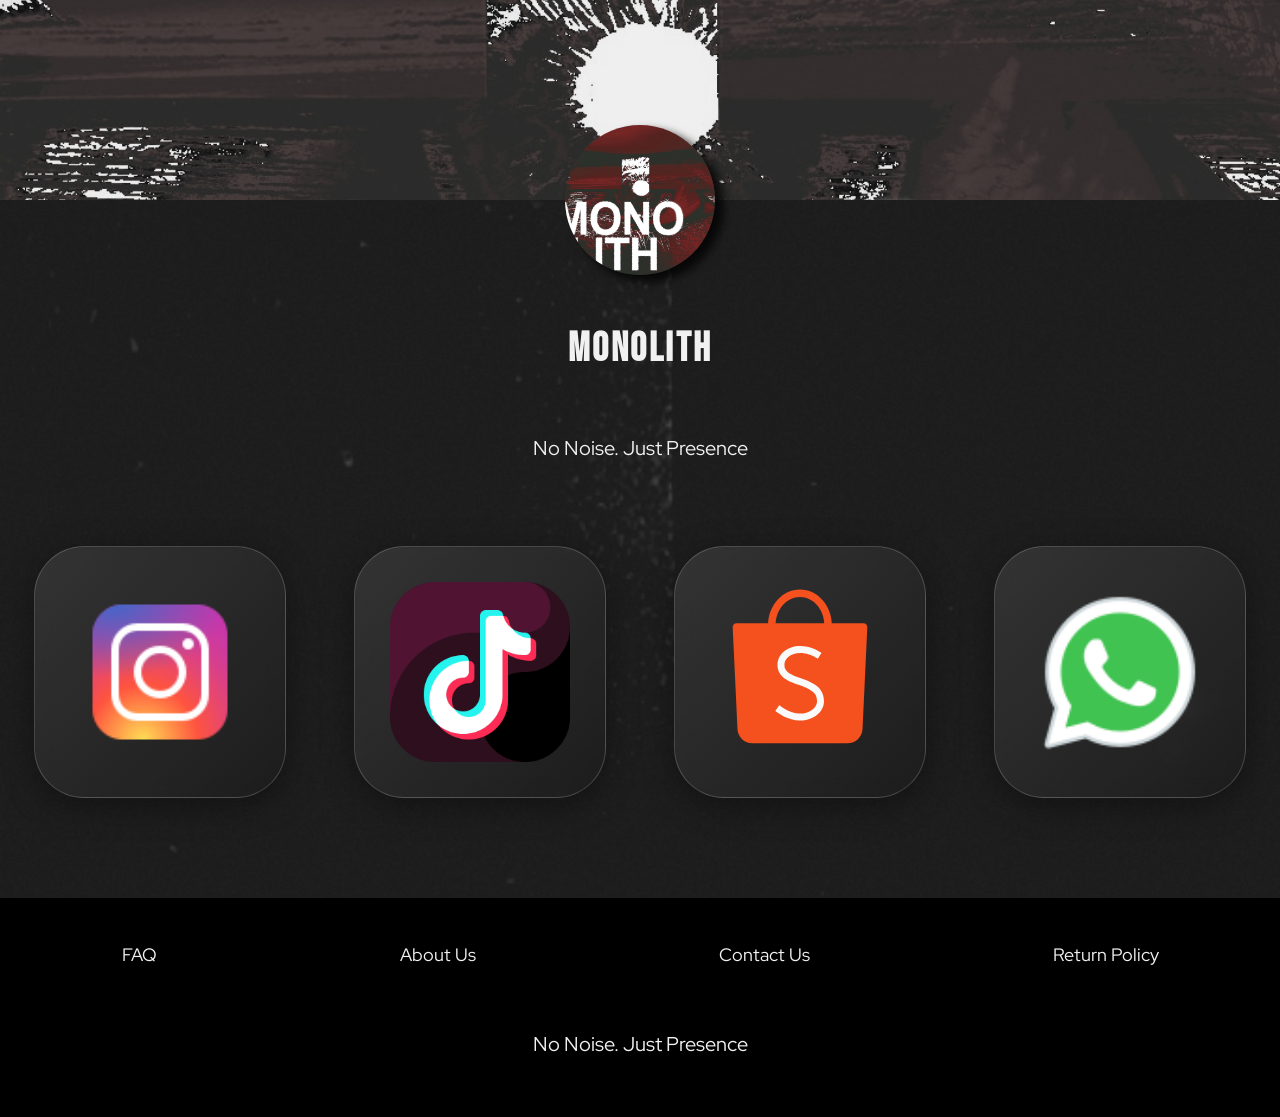
<file: index.html>
<!doctype html>
<html lang="en">
  <head>
    <meta charset="UTF-8" />
    <meta name="viewport" content="width=device-width, initial-scale=1.0" />
    <title>monolith</title>
    <link rel="stylesheet" href="style.css" />
    <link rel="website icon" type="png" href="assets/lit.png" />

    <!-- font -->
    <link rel="preconnect" href="https://fonts.googleapis.com" />
    <link rel="preconnect" href="https://fonts.gstatic.com" crossorigin />
    <link
      href="https://fonts.googleapis.com/css2?family=Red+Hat+Display:ital,wght@0,300..900;1,300..900&display=swap"
      rel="stylesheet"
    />
    <link rel="preconnect" href="https://fonts.googleapis.com" />
    <link rel="preconnect" href="https://fonts.gstatic.com" crossorigin />
    <link
      href="https://fonts.googleapis.com/css2?family=Bebas+Neue&family=Red+Hat+Display:ital,wght@0,300..900;1,300..900&display=swap"
      rel="stylesheet"
    />
  </head>
  <body>
    <!-- bagian atas -->

    <div class="container">
      <div class="img-navbar">
        <img src="assets/logo1.jpg" alt="#" />
      </div>
    </div>
    <div class="name-brand">
      <h3>MONOLITH</h3>
    </div>
    <div class="slogan">
      <p>No Noise. Just Presence</p>
    </div>

    <!-- bagian tengah -->
    <div class="card-container">
      <a href="https://www.instagram.com/_mon0lith_/">
        <div class="card">
          <img src="assets/icons8-instagram-96.png" alt="ig" />
          <h1 class="name-card">Instagram-monolith</h1>
        </div>
      </a>
      <a href="https://www.tiktok.com/@monolith.id?_r=1&_t=ZS-94lKU07vy42">
        <div class="card">
          <img class="tiktok" src="assets/tiktok.png" alt="tiktok" />
          <h1 class="name-card">Tiktok-monolith</h1>
        </div>
      </a>
      <a href="">
        <div class="card">
          <img src="assets/icons8-shopee.svg" alt="shopee" />
          <h1 class="name-card">Shoppe-monolith</h1>
        </div>
      </a>
      <!-- <a href="">
        <div class="card">
          <img src="assets/icons8-gmail.svg" alt="email" />
          <h1 class="name-card">Gmail-(Kritik dan Saran)</h1>
        </div>
      </a> -->
      <a href="">
        <div class="card">
          <img src="assets/icons8-whatsapp-96.png" alt="number" />
          <h1 class="name-card">WA</h1>
        </div>
      </a>
    </div>

    <!-- footer -->

    <div class="footer">
      <div class="row-footer">
        <div class="container-footer">
          <a href="FAQ.html">FAQ</a>
          <a href="about.html">About Us</a>
          <a href="contact.html">Contact Us</a>
          <a href="rp.html">Return Policy</a>
        </div>
      </div>
      <div class="slogan">
        <p>No Noise. Just Presence</p>
      </div>
    </div>
  </body>
</html>
</file>
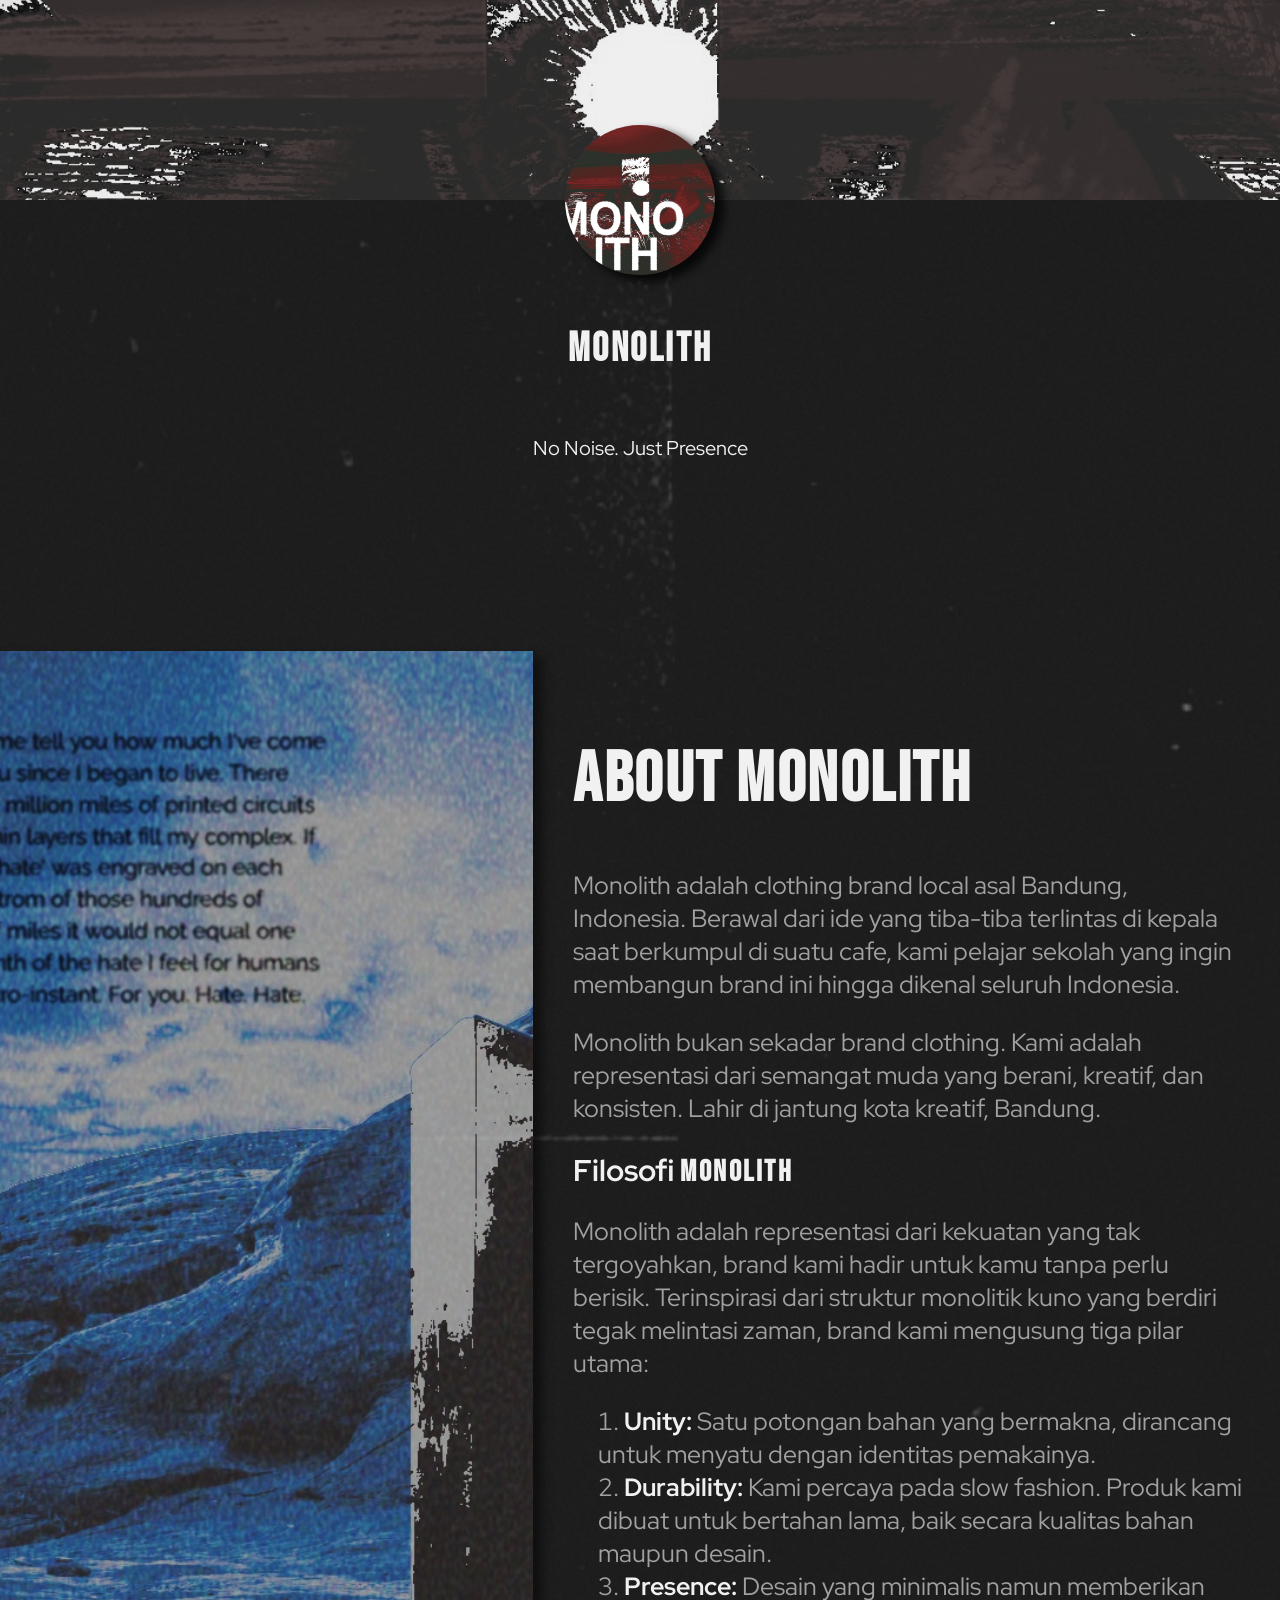
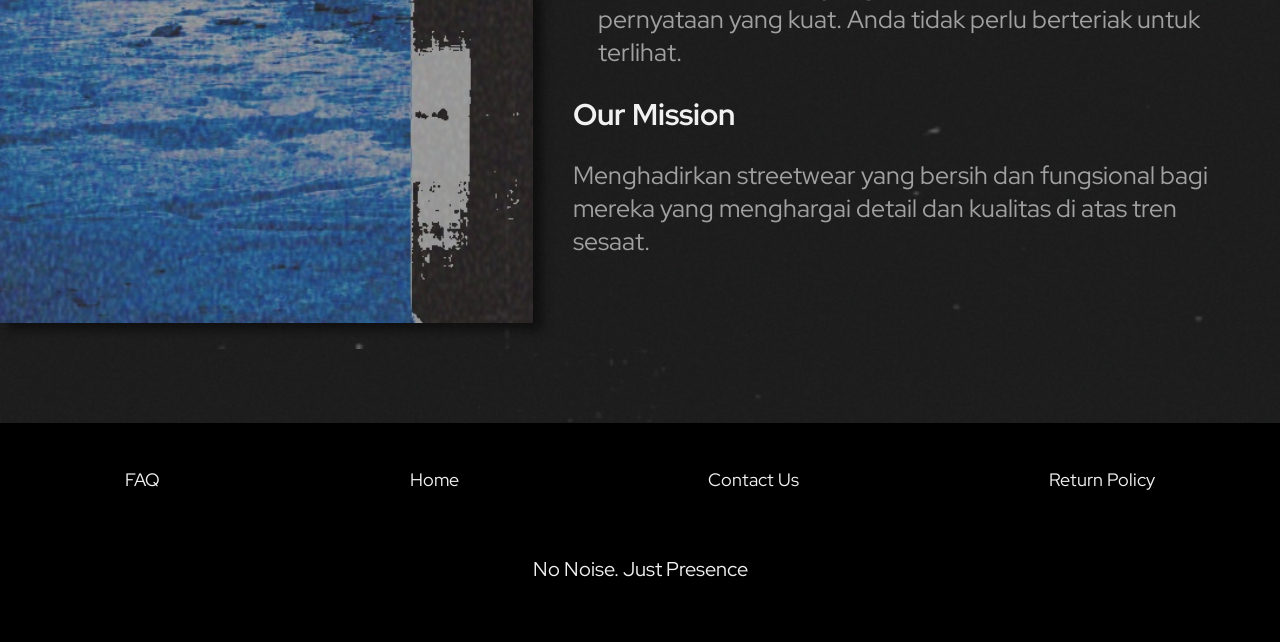
<file: about.html>
<!doctype html>
<html lang="en">
  <head>
    <meta charset="UTF-8" />
    <meta name="viewport" content="width=device-width, initial-scale=1.0" />
    <title>monolith</title>
    <link rel="stylesheet" href="style.css" />
    <link rel="website icon" type="png" href="assets/lit.png" />

    <!-- font -->
    <link rel="preconnect" href="https://fonts.googleapis.com" />
    <link rel="preconnect" href="https://fonts.gstatic.com" crossorigin />
    <link
      href="https://fonts.googleapis.com/css2?family=Red+Hat+Display:ital,wght@0,300..900;1,300..900&display=swap"
      rel="stylesheet"
    />
    <link rel="preconnect" href="https://fonts.googleapis.com" />
    <link rel="preconnect" href="https://fonts.gstatic.com" crossorigin />
    <link
      href="https://fonts.googleapis.com/css2?family=Bebas+Neue&family=Red+Hat+Display:ital,wght@0,300..900;1,300..900&display=swap"
      rel="stylesheet"
    />
  </head>
  <body>
    <!-- bagian atas -->

    <div class="container">
      <div class="img-navbar">
        <img src="assets/logo1.jpg" alt="#" />
      </div>
    </div>
    <div class="name-brand">
      <h3>MONOLITH</h3>
    </div>
    <div class="slogan">
      <p>No Noise. Just Presence</p>
    </div>

    <!-- about -->

    <div class="container-abt">
      <div class="row-abt">
        <div class="abt-img">
          <img src="assets/logo2.jpg" alt="..." />
        </div>

        <div class="abt">
          <h1>About MONOLITH</h1>
          <p>
            Monolith adalah clothing brand local asal Bandung, Indonesia.
            Berawal dari ide yang tiba-tiba terlintas di kepala saat berkumpul
            di suatu cafe, kami pelajar sekolah yang ingin membangun brand ini
            hingga dikenal seluruh Indonesia.
          </p>
          <p>
            Monolith bukan sekadar brand clothing. Kami adalah representasi dari
            semangat muda yang berani, kreatif, dan konsisten. Lahir di jantung
            kota kreatif, Bandung.
          </p>
          <h2>Filosofi <span>MONOLITH</span></h2>
          <p>
            Monolith adalah representasi dari kekuatan yang tak tergoyahkan,
            brand kami hadir untuk kamu tanpa perlu berisik. Terinspirasi dari
            struktur monolitik kuno yang berdiri tegak melintasi zaman, brand
            kami mengusung tiga pilar utama:
          </p>
          <div class="abt-list">
            <li>
              <span>Unity:</span> Satu potongan bahan yang bermakna, dirancang
              untuk menyatu dengan identitas pemakainya.
            </li>
            <li>
              <span>Durability: </span>Kami percaya pada slow fashion. Produk
              kami dibuat untuk bertahan lama, baik secara kualitas bahan maupun
              desain.
            </li>
            <li>
              <span>Presence:</span> Desain yang minimalis namun memberikan
              pernyataan yang kuat. Anda tidak perlu berteriak untuk terlihat.
            </li>
          </div>
          <h2>Our Mission</h2>
          <p>
            Menghadirkan streetwear yang bersih dan fungsional bagi mereka yang
            menghargai detail dan kualitas di atas tren sesaat.
          </p>
        </div>
      </div>
    </div>

    <!-- footer -->

    <div class="footer">
      <div class="row-footer">
        <div class="container-footer">
          <a href="FAQ.html">FAQ</a>
          <a href="index.html">Home</a>
          <a href="contact.html">Contact Us</a>
          <a href="rp.html">Return Policy</a>
        </div>
      </div>
      <div class="slogan">
        <p>No Noise. Just Presence</p>
      </div>
    </div>
  </body>
</html>
</file>
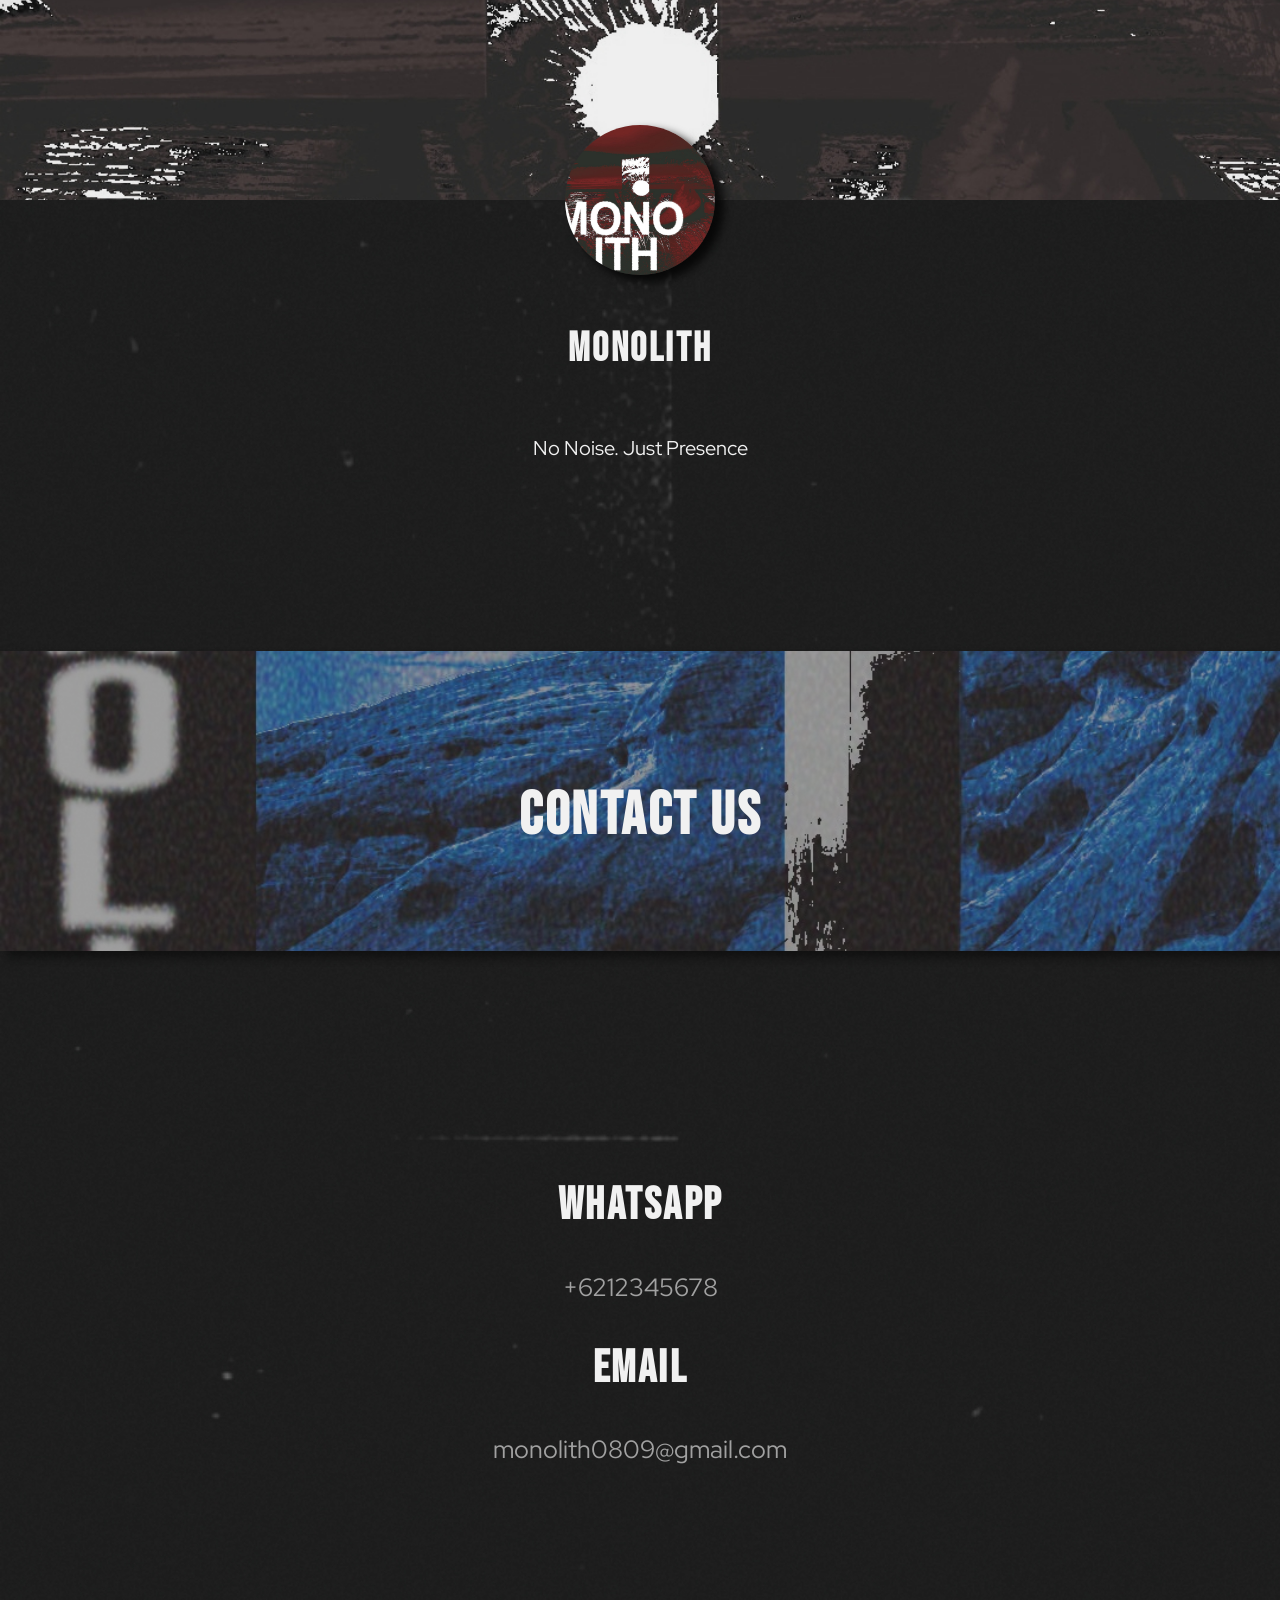
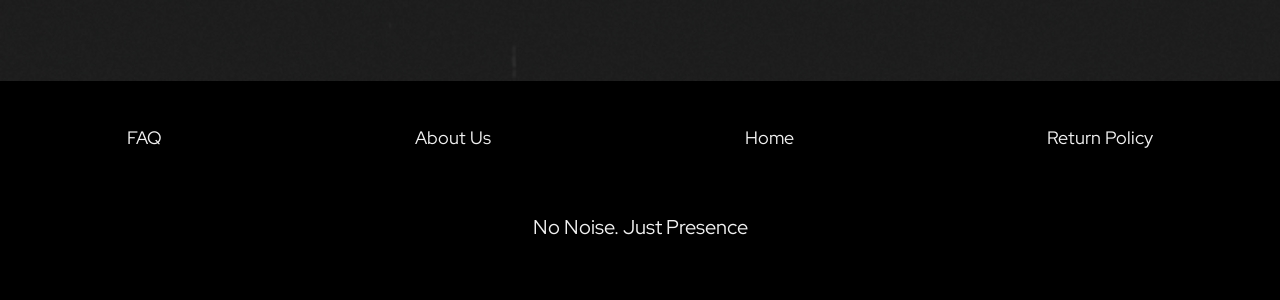
<file: contact.html>
<!doctype html>
<html lang="en">
  <head>
    <meta charset="UTF-8" />
    <meta name="viewport" content="width=device-width, initial-scale=1.0" />
    <title>monolith</title>
    <link rel="stylesheet" href="style.css" />
    <link rel="website icon" type="png" href="assets/lit.png" />

    <!-- font -->
    <link rel="preconnect" href="https://fonts.googleapis.com" />
    <link rel="preconnect" href="https://fonts.gstatic.com" crossorigin />
    <link
      href="https://fonts.googleapis.com/css2?family=Red+Hat+Display:ital,wght@0,300..900;1,300..900&display=swap"
      rel="stylesheet"
    />
    <link rel="preconnect" href="https://fonts.googleapis.com" />
    <link rel="preconnect" href="https://fonts.gstatic.com" crossorigin />
    <link
      href="https://fonts.googleapis.com/css2?family=Bebas+Neue&family=Red+Hat+Display:ital,wght@0,300..900;1,300..900&display=swap"
      rel="stylesheet"
    />
  </head>
  <body>
    <!-- bagian atas -->

    <div class="container">
      <div class="img-navbar">
        <img src="assets/logo1.jpg" alt="#" />
      </div>
    </div>
    <div class="name-brand">
      <h3>MONOLITH</h3>
    </div>
    <div class="slogan">
      <p>No Noise. Just Presence</p>
    </div>

    <!-- contact -->

    <div id="container-banner">
      <div class="img-logo2">
        <img src="assets/logo2.jpg" alt="..." />
        <h1>Contact Us</h1>
      </div>
      <div class="contact">
        <div class="contact-content">
          <div class="card-contact">
            <h2>WhatsApp</h2>
            <p>+6212345678</p>

            <h2>Email</h2>
            <p class="p">monolith0809@gmail.com</p>
          </div>
        </div>
      </div>
    </div>

    <!-- footer -->

    <div class="footer">
      <div class="row-footer">
        <div class="container-footer">
          <a href="FAQ.html">FAQ</a>
          <a href="about.html">About Us</a>
          <a href="index.html">Home</a>
          <a href="rp.html">Return Policy</a>
        </div>
      </div>
      <div class="slogan">
        <p>No Noise. Just Presence</p>
      </div>
    </div>
  </body>
</html>
</file>
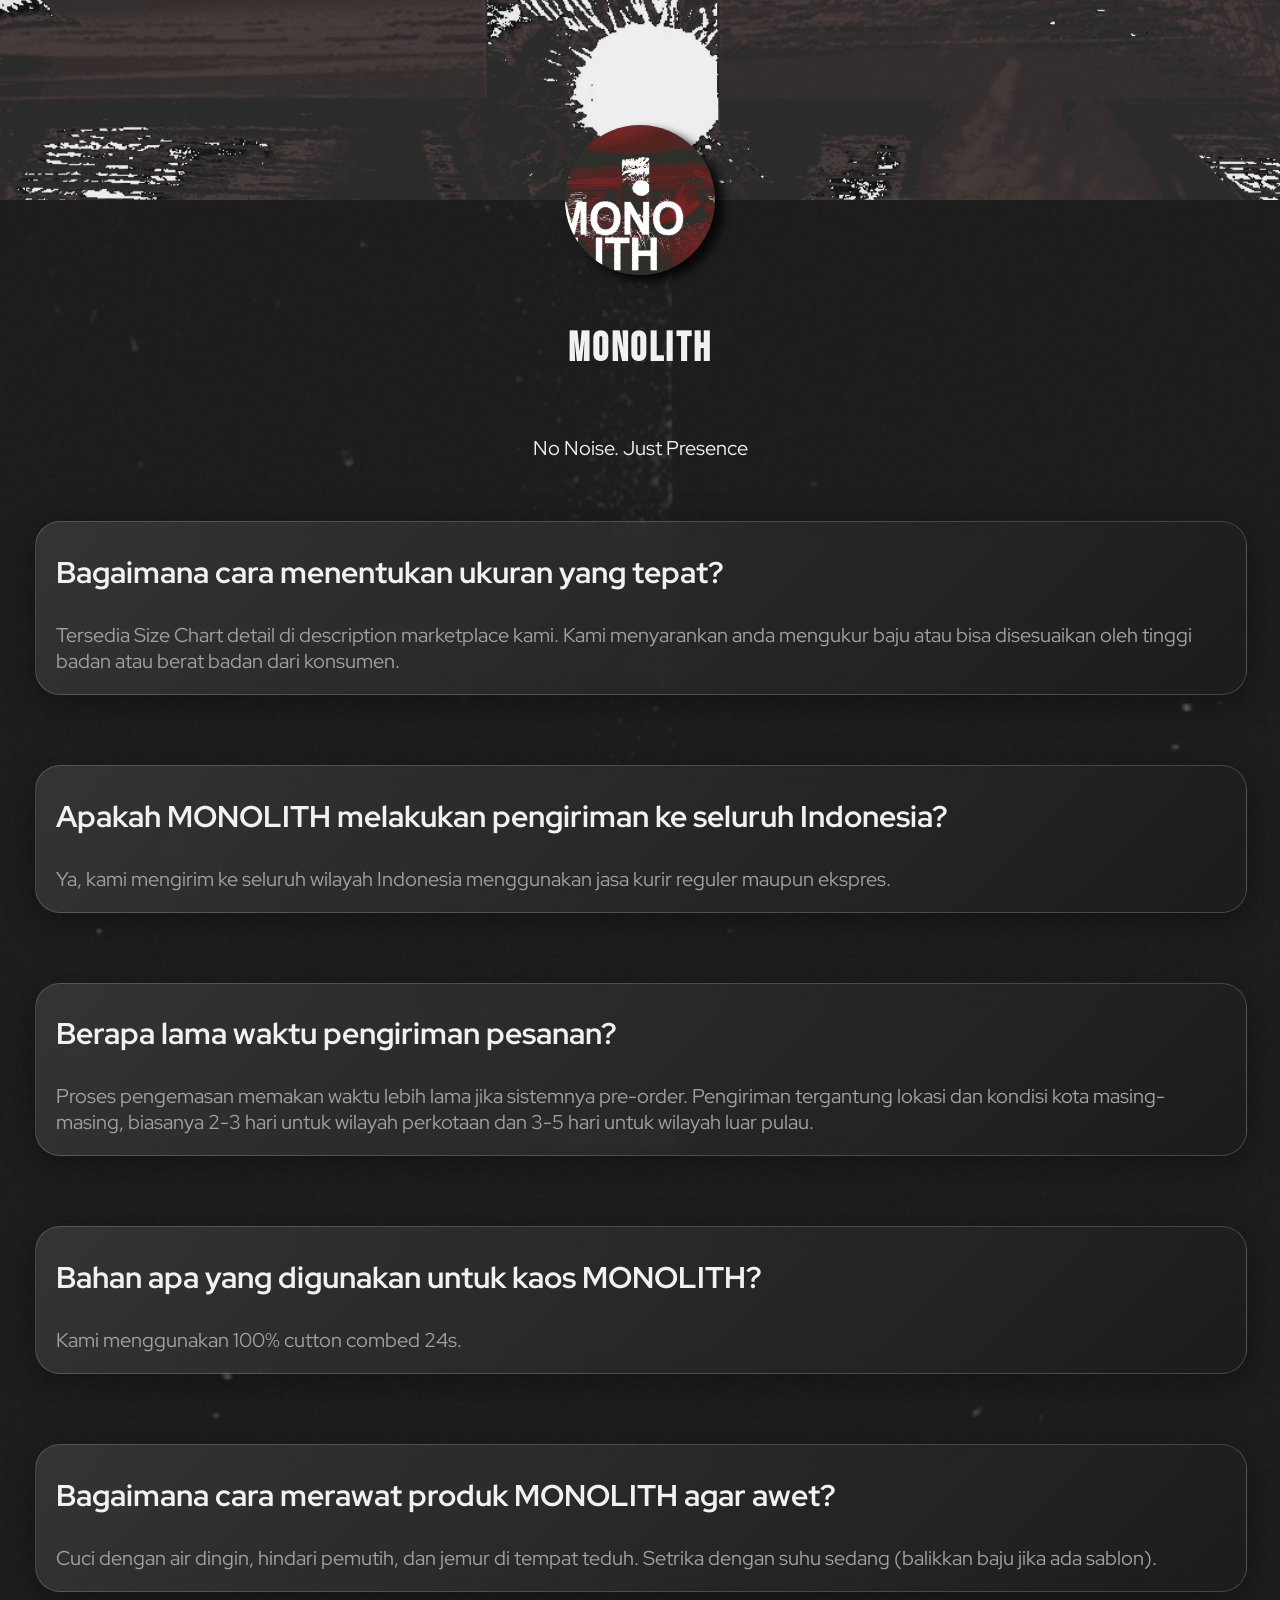
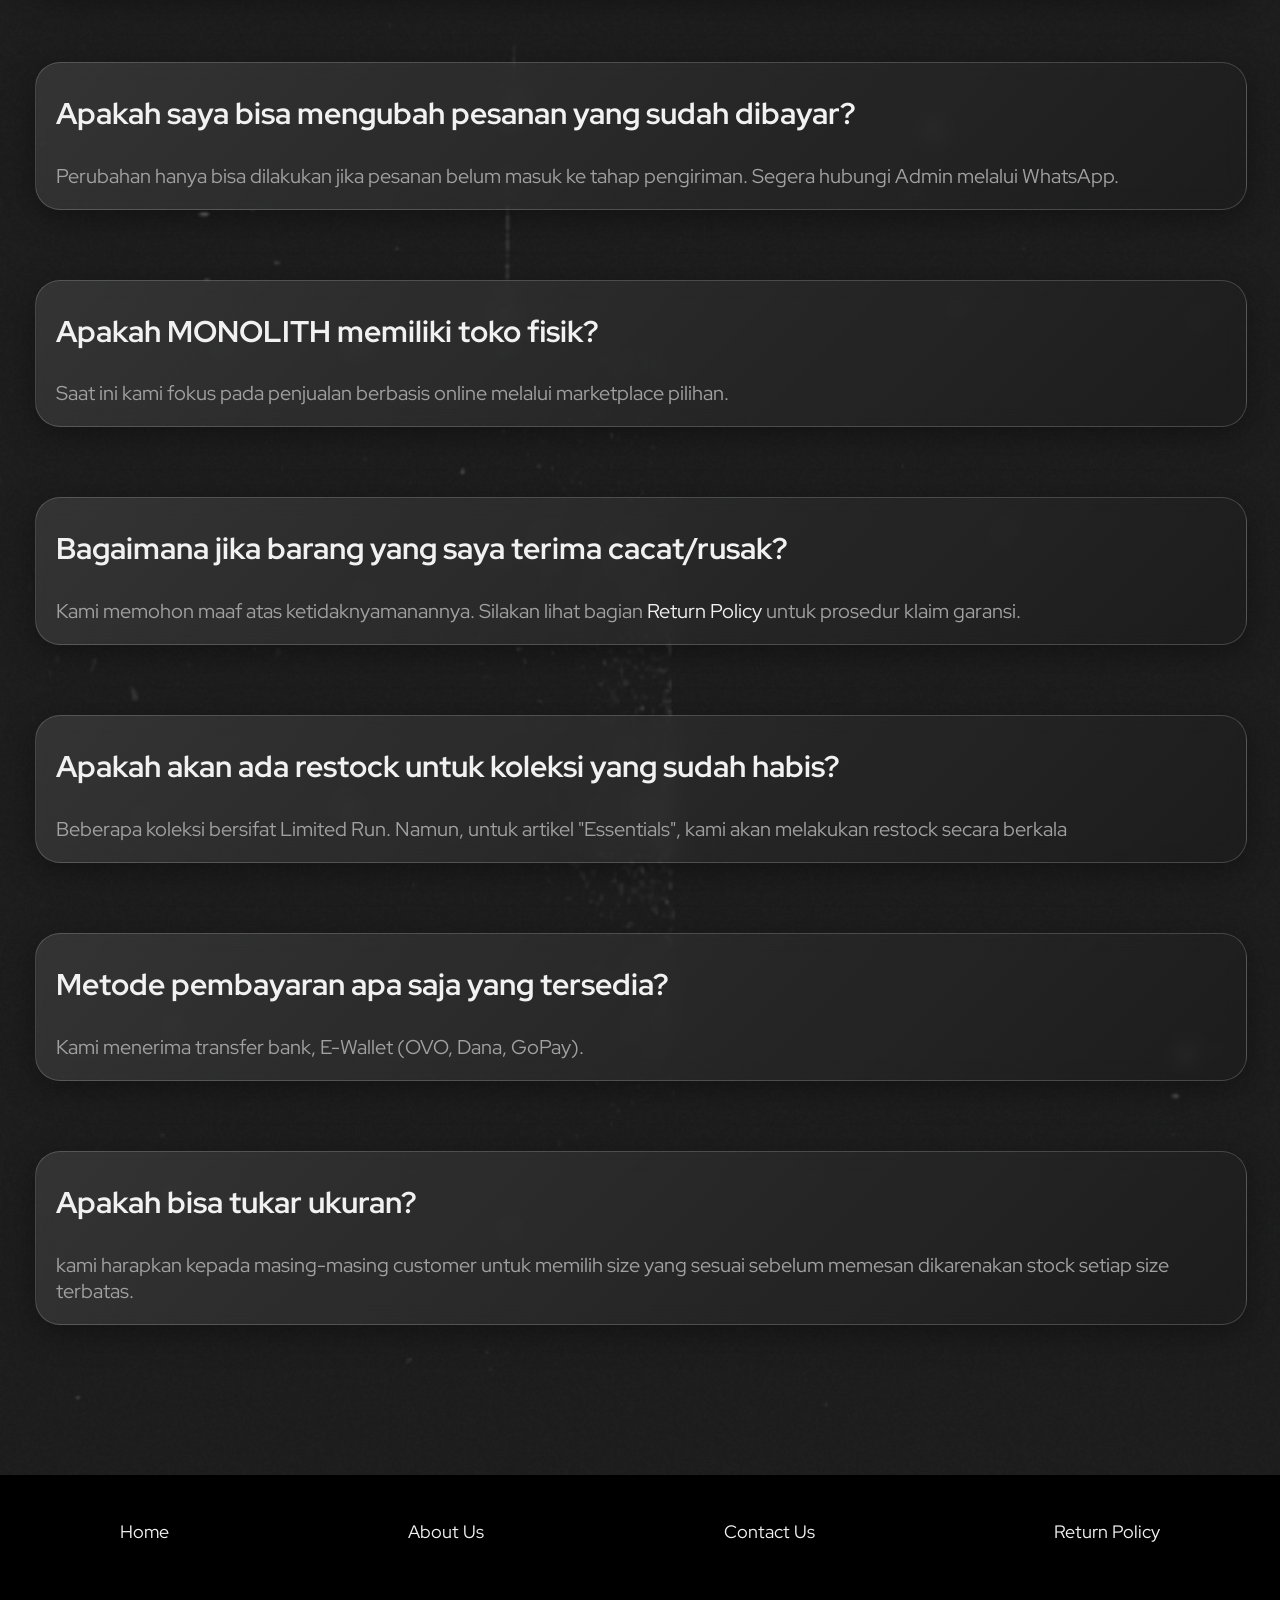
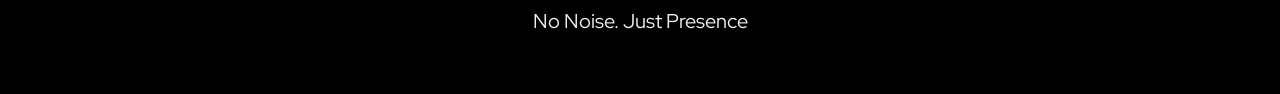
<file: FAQ.html>
<!doctype html>
<html lang="en">
  <head>
    <meta charset="UTF-8" />
    <meta name="viewport" content="width=device-width, initial-scale=1.0" />
    <title>monolith</title>
    <link rel="stylesheet" href="style.css" />
    <link rel="website icon" type="png" href="assets/lit.png" />

    <!-- font -->
    <link rel="preconnect" href="https://fonts.googleapis.com" />
    <link rel="preconnect" href="https://fonts.gstatic.com" crossorigin />
    <link
      href="https://fonts.googleapis.com/css2?family=Red+Hat+Display:ital,wght@0,300..900;1,300..900&display=swap"
      rel="stylesheet"
    />
    <link rel="preconnect" href="https://fonts.googleapis.com" />
    <link rel="preconnect" href="https://fonts.gstatic.com" crossorigin />
    <link
      href="https://fonts.googleapis.com/css2?family=Bebas+Neue&family=Red+Hat+Display:ital,wght@0,300..900;1,300..900&display=swap"
      rel="stylesheet"
    />
  </head>
  <body>
    <!-- bagian atas -->

    <div class="container">
      <div class="img-navbar">
        <img src="assets/logo1.jpg" alt="#" />
      </div>
    </div>
    <div class="name-brand">
      <h3>MONOLITH</h3>
    </div>
    <div class="slogan">
      <p>No Noise. Just Presence</p>
    </div>

    <!-- FAQ -->

    <div class="container-FAQ">
      <div class="row-FAQ">
        <div class="card-FAQ">
          <h2>Bagaimana cara menentukan ukuran yang tepat?</h2>
          <p>
            Tersedia Size Chart detail di description
            marketplace kami. Kami menyarankan anda mengukur baju
            atau bisa disesuaikan oleh tinggi badan atau berat badan dari konsumen.
          </p>
        </div>
      </div>
      <div class="row-FAQ">
        <div class="card-FAQ">
          <h2>Apakah MONOLITH melakukan pengiriman ke seluruh Indonesia?</h2>
          <p>
            Ya, kami mengirim ke seluruh wilayah Indonesia menggunakan jasa
            kurir reguler maupun ekspres.
          </p>
        </div>
      </div>
      <div class="row-FAQ">
        <div class="card-FAQ">
          <h2>Berapa lama waktu pengiriman pesanan?</h2>
          <p>
            Proses pengemasan memakan waktu lebih lama jika sistemnya pre-order.
            Pengiriman tergantung lokasi dan kondisi kota masing-masing,
            biasanya 2-3 hari untuk wilayah perkotaan dan 3-5 hari untuk wilayah
            luar pulau.
          </p>
        </div>
      </div>
      <div class="row-FAQ">
        <div class="card-FAQ">
          <h2>Bahan apa yang digunakan untuk kaos MONOLITH?</h2>
          <p>Kami menggunakan 100% cutton combed 24s.</p>
        </div>
      </div>
      <div class="row-FAQ">
        <div class="card-FAQ">
          <h2>Bagaimana cara merawat produk MONOLITH agar awet?</h2>
          <p>
            Cuci dengan air dingin, hindari pemutih, dan jemur di tempat teduh.
            Setrika dengan suhu sedang (balikkan baju jika ada sablon).
          </p>
        </div>
      </div>
      <div class="row-FAQ">
        <div class="card-FAQ">
          <h2>Apakah saya bisa mengubah pesanan yang sudah dibayar?</h2>
          <p>
            Perubahan hanya bisa dilakukan jika pesanan belum masuk ke tahap
            pengiriman. Segera hubungi Admin melalui WhatsApp.
          </p>
        </div>
      </div>
      <div class="row-FAQ">
        <div class="card-FAQ">
          <h2>Apakah MONOLITH memiliki toko fisik?</h2>
          <p>
            Saat ini kami fokus pada penjualan berbasis online melalui
            marketplace pilihan.
          </p>
        </div>
      </div>
      <div class="row-FAQ">
        <div class="card-FAQ">
          <h2>Bagaimana jika barang yang saya terima cacat/rusak?</h2>
          <p>
            Kami memohon maaf atas ketidaknyamanannya. Silakan lihat bagian
            <a href="rp.html">Return Policy</a> untuk prosedur klaim garansi.
          </p>
        </div>
      </div>
      <div class="row-FAQ">
        <div class="card-FAQ">
          <h2>Apakah akan ada restock untuk koleksi yang sudah habis?</h2>
          <p>
            Beberapa koleksi bersifat Limited Run. Namun, untuk artikel
            "Essentials", kami akan melakukan restock secara berkala
          </p>
        </div>
      </div>
      <div class="row-FAQ">
        <div class="card-FAQ">
          <h2>Metode pembayaran apa saja yang tersedia?</h2>
          <p>Kami menerima transfer bank, E-Wallet (OVO, Dana, GoPay).</p>
        </div>
      </div>
      <div class="row-FAQ">
        <div class="card-FAQ">
          <h2>Apakah bisa tukar ukuran?</h2>
          <p>
            kami harapkan kepada masing-masing customer untuk memilih size yang
            sesuai sebelum memesan dikarenakan stock setiap size terbatas.
          </p>
        </div>
      </div>
    </div>

    <!-- footer -->

    <div class="footer">
      <div class="row-footer">
        <div class="container-footer">
          <a href="index.html">Home</a>
          <a href="about.html">About Us</a>
          <a href="contact.html">Contact Us</a>
          <a href="rp.html">Return Policy</a>
        </div>
      </div>
      <div class="slogan">
        <p>No Noise. Just Presence</p>
      </div>
    </div>
  </body>
</html>
</file>
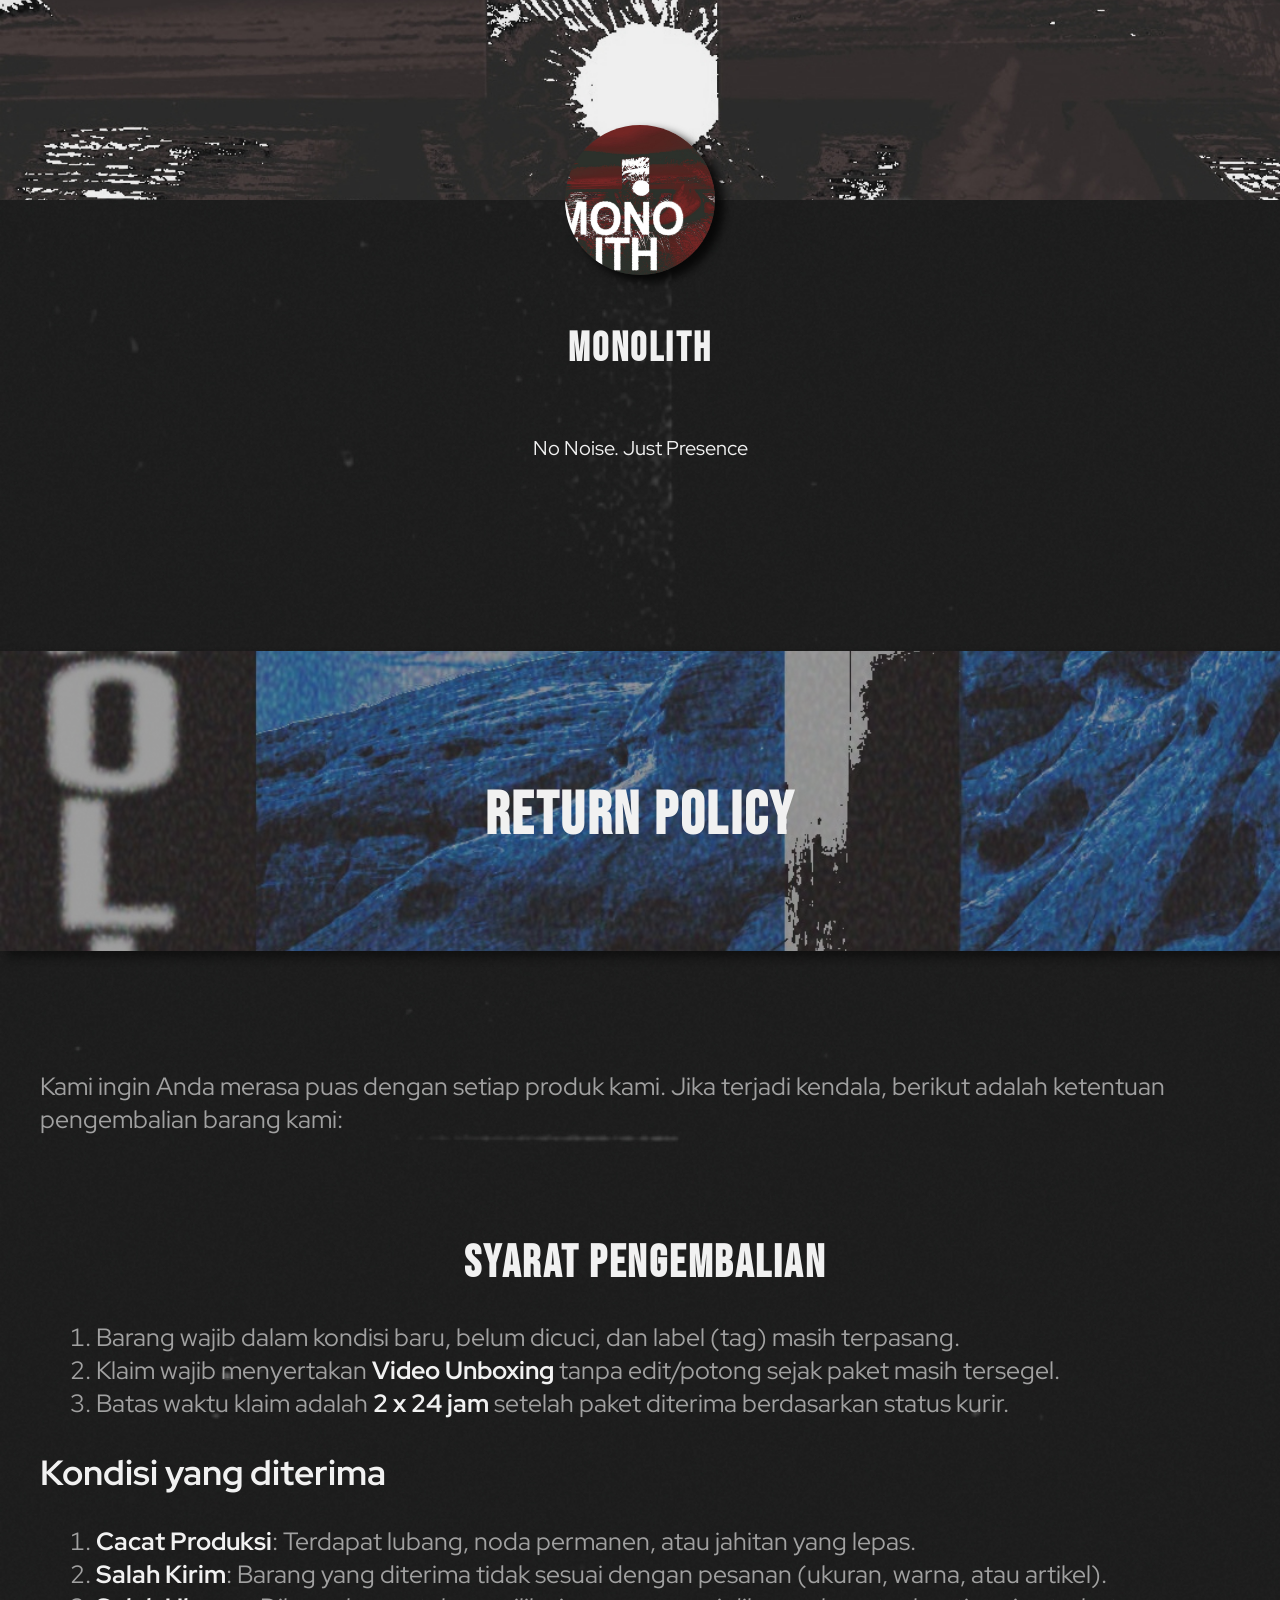
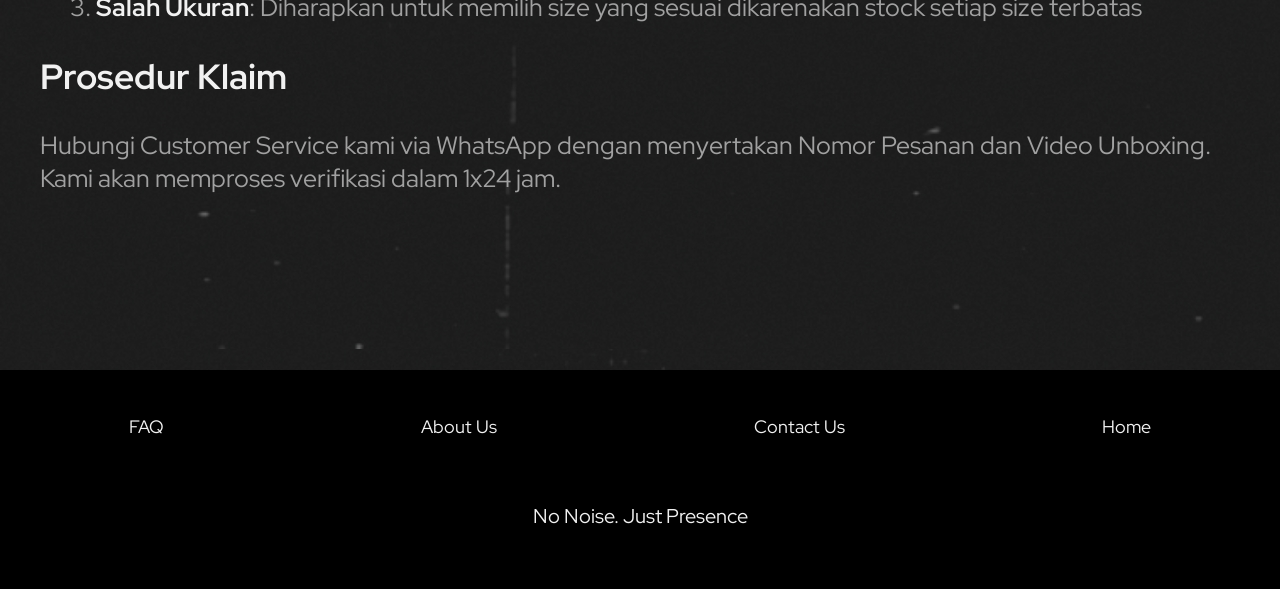
<file: rp.html>
<!doctype html>
<html lang="en">
  <head>
    <meta charset="UTF-8" />
    <meta name="viewport" content="width=device-width, initial-scale=1.0" />
    <title>monolith</title>
    <link rel="stylesheet" href="style.css" />
    <link rel="website icon" type="png" href="assets/lit.png" />

    <!-- font -->
    <link rel="preconnect" href="https://fonts.googleapis.com" />
    <link rel="preconnect" href="https://fonts.gstatic.com" crossorigin />
    <link
      href="https://fonts.googleapis.com/css2?family=Red+Hat+Display:ital,wght@0,300..900;1,300..900&display=swap"
      rel="stylesheet"
    />
    <link rel="preconnect" href="https://fonts.googleapis.com" />
    <link rel="preconnect" href="https://fonts.gstatic.com" crossorigin />
    <link
      href="https://fonts.googleapis.com/css2?family=Bebas+Neue&family=Red+Hat+Display:ital,wght@0,300..900;1,300..900&display=swap"
      rel="stylesheet"
    />
  </head>
  <body>
    <!-- bagian atas -->

    <div class="container">
      <div class="img-navbar">
        <img src="assets/logo1.jpg" alt="#" />
      </div>
    </div>
    <div class="name-brand">
      <h3>MONOLITH</h3>
    </div>
    <div class="slogan">
      <p>No Noise. Just Presence</p>
    </div>

    <!-- banner -->

    <div id="container-banner">
      <div class="img-logo2">
        <img src="assets/logo2.jpg" alt="..." />
        <h1>Return Policy</h1>
      </div>
    </div>

    <!-- return policy -->

    <div class="container-rp">
      <div class="rp">
        <div class="card-rp">
          <p>
            Kami ingin Anda merasa puas dengan setiap produk kami. Jika terjadi
            kendala, berikut adalah ketentuan pengembalian barang kami:
          </p>
          <h1>Syarat Pengembalian</h1>
          <div class="list-rp">
            <li>
              Barang wajib dalam kondisi baru, belum dicuci, dan label (tag)
              masih terpasang.
            </li>
            <li>
              Klaim wajib menyertakan <span>Video Unboxing</span> tanpa
              edit/potong sejak paket masih tersegel.
            </li>
            <li>
              Batas waktu klaim adalah <span>2 x 24 jam</span> setelah paket
              diterima berdasarkan status kurir.
            </li>
          </div>
          <h2>Kondisi yang diterima</h2>
          <div class="list-rp">
            <li>
              <span>Cacat Produksi</span>: Terdapat lubang, noda permanen, atau
              jahitan yang lepas.
            </li>
            <li>
              <span>Salah Kirim</span>: Barang yang diterima tidak sesuai dengan
              pesanan (ukuran, warna, atau artikel).
            </li>
            <li>
              <span>Salah Ukuran</span>: Diharapkan untuk memilih size yang
              sesuai dikarenakan stock setiap size terbatas
            </li>
          </div>
          <h2>Prosedur Klaim</h2>
          <p>
            Hubungi Customer Service kami via WhatsApp dengan menyertakan Nomor
            Pesanan dan Video Unboxing. Kami akan memproses verifikasi dalam
            1x24 jam.
          </p>
        </div>
      </div>
    </div>

    <!-- footer -->

    <div class="footer">
      <div class="row-footer">
        <div class="container-footer">
          <a href="FAQ.html">FAQ</a>
          <a href="about.html">About Us</a>
          <a href="contact.html">Contact Us</a>
          <a href="index.html">Home</a>
        </div>
      </div>
      <div class="slogan">
        <p>No Noise. Just Presence</p>
      </div>
    </div>
  </body>
</html>
</file>
<file: style.css>
html,
body {
  margin: 0;
  padding: 0;
  scroll-behavior: smooth;
  background-image: url(assets/pc.jpg);
}

.container {
  padding-bottom: 75px;
  width: 100%;
}

.container .img-navbar {
  width: 100%;
  height: 200px;
  background-image: url(assets/bc_nav.jpg);
  background-size: cover;
  object-fit: cover;
  background-position-y: center;
  display: flex;
  justify-content: center;
  align-items: end;
}

.container img {
  width: 150px;
  height: 150px;
  transform: translateY(75px);
  border-radius: 100px;
  box-shadow: 8px 6px 9px 1px rgba(0, 0, 0, 0.75);
  -webkit-box-shadow: 8px 6px 9px 1px rgba(0, 0, 0, 0.75);
  -moz-box-shadow: 8px 6px 9px 1px rgba(0, 0, 0, 0.75);
}

.name-brand {
  display: flex;
  justify-content: center;
  padding-top: 10px;
  padding-bottom: 2px;
}

.name-brand h3 {
  font-family: "Bebas Neue", sans-serif;
  color: #f1f1f1;
  font-size: 40px;
  letter-spacing: 2.5px;
}

.slogan {
  display: flex;
  justify-content: center;
}

.slogan p {
  font-family: "Red Hat Display", sans-serif;
  color: #f1f1f1;
  font-size: 20px;
  padding-bottom: 20px;
}

.card-container {
  display: flex;
  justify-content: space-around;
  padding-top: 45px;
  padding-bottom: 100px;
  row-gap: 35px;
}

.card-container .card {
  background: linear-gradient(
    135deg,
    rgba(255, 255, 255, 0.1),
    rgba(255, 255, 255, 0)
  );
  backdrop-filter: blur(10px);
  -webkit-backdrop-filter: blur(10px);
  width: 250px;
  height: 250px;
  border-radius: 50px;
  border: 1px solid rgba(255, 255, 255, 0.18);
  box-shadow: 0 8px 32px 0 rgba(0, 0, 0, 0.37);
  display: flex;
  justify-content: center;
  align-items: center;
  transition: 0.2s linear;
}

.card-container .card:hover {
  transform: scale(1.1);
  background-color: black;
}

.card-container .card img {
  width: 180px;
  height: 180px;
}

.card-container .card img .tiktok {
  width: 180px;
  height: 180px;
}

.name-card {
  display: none;
}

/* footer */
.footer {
  background-color: black;
  padding-top: 45px;
  padding-bottom: 20px;
}

.footer .container-footer {
  display: flex;
  justify-content: space-around;
  padding-bottom: 45px;
}

.footer .container-footer a {
  text-decoration: none;
  font-size: 18px;
  font-family:
    "Red Hat Display",
    sans serif;
  color: #f1f1f1;
  transition: 0.2s ease;
}
.footer .container-footer a:hover {
  color: #a1a1a1;
}

/* FAQ */

.container-FAQ {
  display: inline-flex;
  flex-wrap: wrap;
  justify-content: space-around;
  width: 100%;
  padding-bottom: 100px;
}

.container-FAQ .row-FAQ {
  width: 100%;
  padding-top: 20px;
  padding-bottom: 50px;
  padding-left: 35px;
  padding-right: 35px;
}

.container-FAQ .row-FAQ .card-FAQ {
  background: linear-gradient(
    135deg,
    rgba(255, 255, 255, 0.1),
    rgba(255, 255, 255, 0)
  );
  backdrop-filter: blur(10px);
  -webkit-backdrop-filter: blur(10px);
  width: 100%;
  height: 100%px;
  border-radius: 25px;
  border: 1px solid rgba(255, 255, 255, 0.18);
  box-shadow: 0 8px 32px 0 rgba(0, 0, 0, 0.37);
}

.container-FAQ .row-FAQ .card-FAQ h2 {
  padding-top: 5px;
  padding-left: 20px;
  color: #f1f1f1;
  font-family:
    "Red Hat Display",
    sans serif;
  font-size: 30px;
}

.container-FAQ .row-FAQ .card-FAQ p {
  padding-top: 5px;
  padding-left: 20px;
  padding-right: 20px;
  color: #a1a1a1;
  font-family:
    "Red Hat Display",
    sans serif;
  font-size: 20px;
}

.container-FAQ .row-FAQ .card-FAQ p a {
  text-decoration: none;
  color: #f1f1f1;
}

.container-abt {
  display: flex;
  width: 100%;
  height: 100%;
  padding-top: 150px;
  padding-bottom: 100px;
}

.container-abt .row-abt {
  /* background-color: #1a1a1a; */
  display: flex;
  width: 100%;
  /* box-shadow: 8px 6px 9px 1px rgba(0, 0, 0, 0.75);
  -webkit-box-shadow: 8px 6px 9px 1px rgba(0, 0, 0, 0.75);
  -moz-box-shadow: 8px 6px 9px 1px rgba(0, 0, 0, 0.75); */
}

.container-abt .row-abt .abt-img {
  width: 80vw;
}

.container-abt .row-abt .abt-img img {
  width: 100%;
  height: 100%;
  background-repeat: no-repeat;
  background-size: cover;
  object-fit: cover;
  opacity: 0.6;
  box-shadow: 8px 6px 9px 1px rgba(0, 0, 0, 0.75);
  -webkit-box-shadow: 8px 6px 9px 1px rgba(0, 0, 0, 0.75);
  -moz-box-shadow: 8px 6px 9px 1px rgba(0, 0, 0, 0.75);
}

.container-abt .row-abt .abt {
  width: 100%;
  height: 100%;
  padding: 40px;
}

.container-abt .row-abt .abt h1 {
  font-family: "Bebas Neue", sans-serif;
  font-size: 70px;
  color: #f1f1f1;
  letter-spacing: 2.5px;
}

.container-abt .row-abt .abt p {
  font-family: "Red Hat Display", sans-serif;
  font-size: 25px;
  color: #a1a1a1;
}

.container-abt .row-abt .abt h2 {
  font-family: "Red Hat Display", sans-serif;
  font-size: 30px;
  color: #f1f1f1;
}

.container-abt .row-abt .abt h2 span {
  font-family: "Bebas Neue", sans-serif;
  letter-spacing: 2.5px;
}

.container-abt .row-abt .abt .abt-list {
  width: 100%;
  padding-left: 25px;
}

.container-abt .row-abt .abt .abt-list li {
  font-family: "Red Hat Display", sans-serif;
  font-size: 25px;
  color: #a1a1a1;
  list-style-type: decimal;
}

.container-abt .row-abt .abt .abt-list li span {
  font-weight: bold;
  color: #f1f1f1;
}

/* contact */
#container-banner {
  display: inline-block;
  width: 100%;
  padding-top: 150px;
}

#container-banner .img-logo2 {
  display: flex;
  width: 100%;
  height: 300px;
}

#container-banner .img-logo2 img {
  width: 100%;
  height: 100%;
  object-fit: cover;
  opacity: 0.57;
  box-shadow: 8px 6px 9px 1px rgba(0, 0, 0, 0.75);
  -webkit-box-shadow: 8px 6px 9px 1px rgba(0, 0, 0, 0.75);
  -moz-box-shadow: 8px 6px 9px 1px rgba(0, 0, 0, 0.75);
}

/* .container-contact .img-logo2 .h1-contact{
  position: absolute;
  width: 100%;
  height: 100%;
} */

#container-banner .img-logo2 h1 {
  position: absolute;
  display: flex;
  justify-content: center;
  align-items: center;
  /* background-color: aqua; */
  width: 100%;
  height: 250px;
  color: #f1f1f1;
  font-family: "Bebas Neue", sans-serif;
  letter-spacing: 2.5px;
  font-size: 60px;
}

.contact {
  width: 100%;
  height: 80vh;
  padding-top: 5px;
  padding-bottom: 5px;
}

.contact .contact-content {
  width: 100%;
  height: 100%;
  display: flex;
  justify-content: center;
  align-items: center;
}

.contact .contact-content .card-contact h2 {
  font-family: "Bebas Neue", sans-serif;
  color: #f1f1f1;
  font-size: 45px;
  letter-spacing: 2.5px;
  display: flex;
  justify-content: center;
}
.contact .contact-content .card-contact p {
  font-family: "Red Hat Display", sans-serif;
  color: #a1a1a1;
  font-size: 25px;
  display: flex;
  justify-content: center;
}

/* return policy */

.container-rp {
  width: 100%;
  height: 100%;
  padding-top: 90px;
  padding-bottom: 150px;
}

.container-rp .rp {
  padding-left: 40px;
  padding-right: 30px;
}

.container-rp .rp .card-rp {
  width: 100%;
}

.container-rp .rp .card-rp h1 {
  color: #f1f1f1;
  font-family: "Bebas Neue", sans-serif;
  letter-spacing: 2.5px;
  font-size: 45px;
  display: flex;
  justify-content: center;
  padding-top: 70px;
}

.container-rp .rp .card-rp p {
  color: #a1a1a1;
  font-family: "Red Hat Display", sans-serif;
  font-size: 25px;
}

.container-rp .rp .card-rp .list-rp {
  font-family: "Red Hat Display", sans-serif;
  font-size: 25px;
  color: #a1a1a1;
  list-style-type: decimal;
  padding-left: 30px;
}

.container-rp .rp .card-rp .list-rp li span {
  color: #f1f1f1;
  font-weight: bold;
}

.container-rp .rp .card-rp h2 {
  font-family: "Red Hat Display", sans-serif;
  font-size: 35px;
  color: #f1f1f1;
  font-weight: bold;
}
/* pc / laptop */
@media (max-width: 1366px) {
  html {
    font-size: 75%;
  }
}

@media (max-width: 958px) {
  html {
    font-size: 62.5%;
  }
  .card-container {
    display: flex;
    flex-wrap: wrap;
    padding: 0 30px 100px 30px;
    width: 100%;
    box-sizing: border-box;
  }

  .card-container a {
    text-decoration: none;
  }

  .card-container .card {
    border-radius: 20px;
    height: 100px;
    max-width: 390px;
    display: flex;
    justify-content: flex-start;
  }

  .card-container .card img {
    width: 80px;
    height: 80px;
    padding-left: 15px;
    padding-right: 30px;
  }

  .name-card {
    display: flex;
    font-size: 20px;
    color: #f1f1f1;
    font-family: "Bebas Neue", sans-serif;
    letter-spacing: 2px;
    font-weight: 5px;
  }

  /* footer */

  .footer .row-footer {
    /* display: flex;
    justify-content: center; */
    width: 100%;
    display: inline-flex;
    flex-wrap: wrap;
  }

  .footer .row-footer .container-footer {
    display: flex;
    flex-direction: column;
    padding-left: 25px;
  }
  .footer .container-footer a {
    padding: 10px;
  }

  /* FAQ */

  .container-FAQ .row-FAQ .card-FAQ h2 {
    font-size: 24px;
  }

  .container-FAQ .row-FAQ .card-FAQ P {
    font-size: 16px;
  }

  /* about */
  .container-abt .row-abt {
    display: inline-flex;
    flex-wrap: wrap;
  }

  .container-abt .row-abt .abt-img {
    width: 100%;
    height: 200px;
  }

  .container .row-abt .abt-img img {
    width: 100%;
    height: 100%;
  }

  .container-abt .row-abt .abt h1 {
    display: flex;
    justify-content: center;
    font-size: 36px;
  }

  .container-abt .row-abt .abt p {
    font-size: 18px;
  }

  .container-abt .row-abt .abt h2 {
    font-size: 24px;
  }

  .container-abt .row-abt .abt .abt-list li {
    font-size: 18px;
  }

  /* contact */
  .contact .contact-content .card-contact h2 {
    font-size: 35px;
  }
  .contact .contact-content .card-contact p {
    font-size: 20px;
  }

  /* return police */
  .container-rp .rp .card-rp p {
    font-size: 20px;
  }
  .container-rp .rp .card-rp h1 {
    font-size: 36px;
  }
  .container-rp .rp .card-rp h2 {
    font-size: 24px;
  }

  .container-rp .rp .card-rp .list-rp li {
    font-size: 18px;
  }
  .container-rp .rp .card-rp .list-rp li span {
    font-size: 18px;
  }
}
@media (max-width: 450px) {
  html{
    font-size: 55%;
  }
  .card-container{
    width: 100%;
  }

  .card-container .card{
    max-width: 390px;
  }
}
</file>
